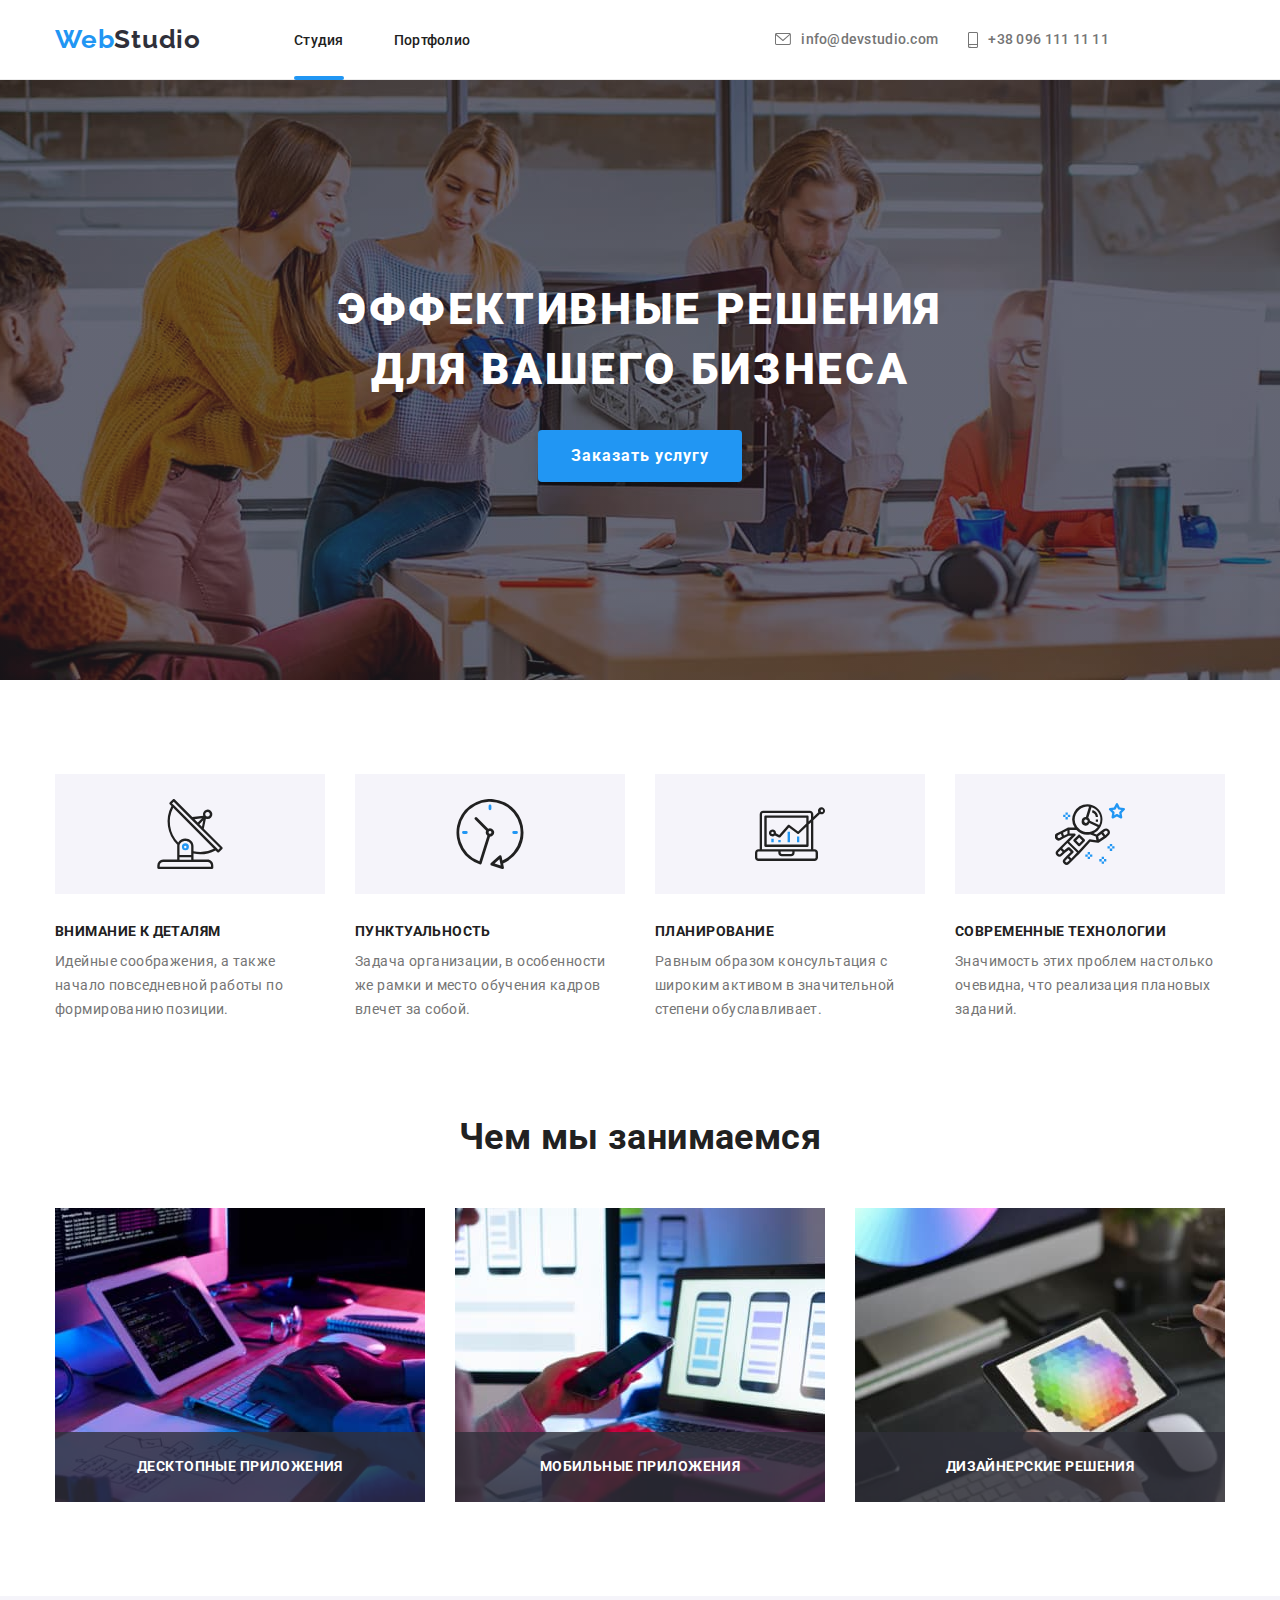
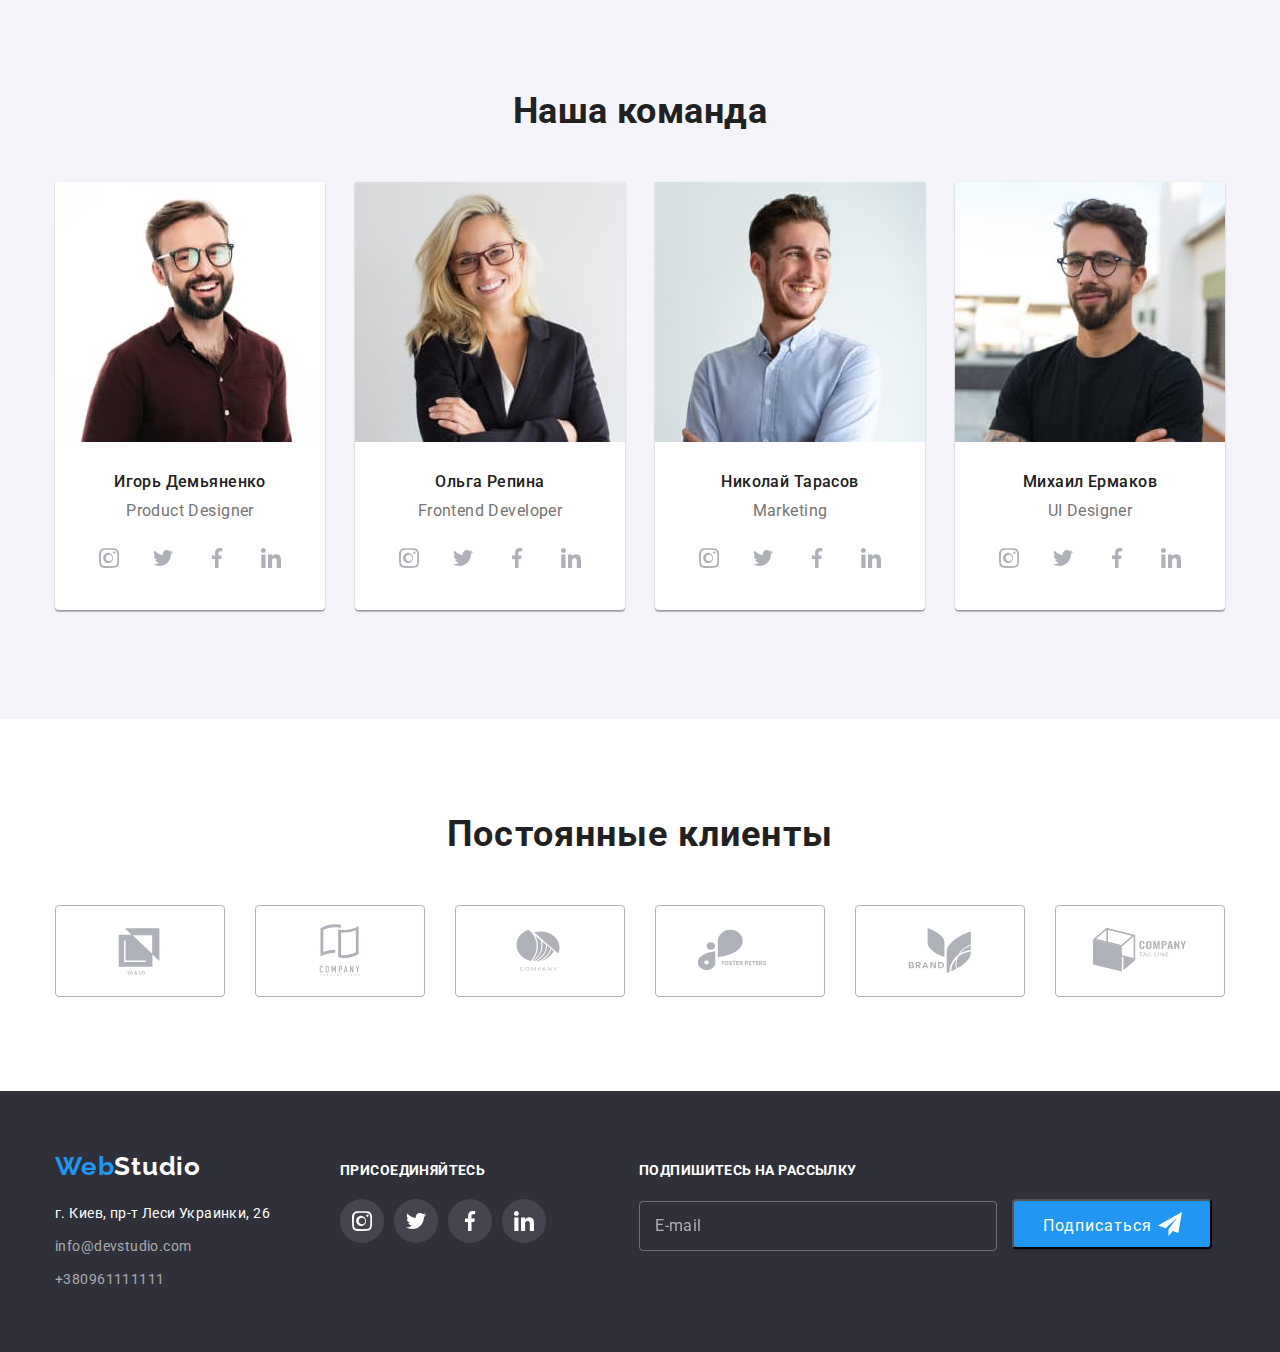
<file: index.html>
<!DOCTYPE html>
<html lang="ru">
  <head>
    <meta charset="UTF-8" />
    <meta http-equiv="X-UA-Compatible" content="IE=edge" />
    <meta name="viewport" content="width=device-width, initial-scale=1.0" />

    <title>Студия</title>
    <link rel="preconnect" href="https://fonts.googleapis.com" />
    <link rel="preconnect" href="https://fonts.gstatic.com" crossorigin />
    <link
      href="https://fonts.googleapis.com/css2?family=Raleway:wght@700&family=Roboto:wght@400;500;700;900&display=swap"
      rel="stylesheet"
    />
    <link
      rel="stylesheet"
      href="https://cdnjs.cloudflare.com/ajax/libs/modern-normalize/1.1.0/modern-normalize.min.css"
    />
    <link rel="stylesheet" href="./css/main.min.css" />

    <script defer src="./js/mobile-menu.js"></script>
  </head>
  <body>
    <header class="header">
      <div class="container__header">
        <nav class="main-navigation">
          <a class="logo logo__header" href="/"
            >Web<span class="logo__label">Studio</span>
          </a>
          <button
            class="menu-button is-open"
            aria-expanded="false"
            aria-controls="menu-container"
            data-menu-button
          >
            <svg
              class="menu-button__icon"
              width="40"
              height="40"
              aria-label="переключатель мобильного меню"
            >
              <use
                class="menu-button__icon-menu"
                href="./images/icons.svg#menu-open"
              ></use>
              <use
                class="menu-button__icon-cross"
                href="./images/icons.svg#menu-close"
              ></use>
            </svg>
          </button>
          <div class="menu-container" id="menu-container" data-menu>
            <ul class="main-navigation__list">
              <li class="main-navigation__item">
                <a
                  class="main-navigation__link main-navigation__link--current main-navigation__link--active"
                  href="./index.html"
                  >Студия</a
                >
              </li>
              <li class="main-navigation__item">
                <a class="main-navigation__link" href="./portfolio.html"
                  >Портфолио</a
                >
              </li>
            </ul>
            <ul class="main-contacts">
              <li class="main-contacts__item">
                <a
                  class="main-contacts__link main-contacts__link--inverce"
                  href="mailto:info@devstudio.com"
                >
                  <svg class="main-contacts__icon">
                    <use href="./images/icons.svg#icon-mail"></use></svg
                  >info@devstudio.com
                </a>
              </li>
              <li class="main-contacts__item">
                <a class="main-contacts__link" href="tel:+380961111111">
                  <svg
                    class="main-contacts__icon main-contacts__icon--alteration"
                  >
                    <use href="./images/icons.svg#icon-phone"></use></svg
                  >+38 096 111 11 11
                </a>
              </li>
            </ul>
            <ul class="mobile-socials">
              <li class="mobile-socials__item">
                <a
                  class="mobile-socials__link"
                  href="https://www.instagram.com"
                  target="_blank"
                  >Instagram</a
                >
              </li>
              <li class="mobile-socials__item">
                <a
                  class="mobile-socials__link"
                  href="https://twitter.com"
                  target="_blank"
                  >Twitter</a
                >
              </li>
              <li class="mobile-socials__item">
                <a
                  class="mobile-socials__link"
                  href="https://www.facebook.com"
                  target="_blank"
                  >Facebook</a
                >
              </li>
              <li class="mobile-socials__item">
                <a
                  class="mobile-socials__link"
                  href="https://www.linkedin.com"
                  target="_blank"
                  >LinkedIn</a
                >
              </li>
            </ul>
          </div>
        </nav>
      </div>
    </header>
    <main>
      <section class="banner banner__overlay">
        <div class="container banner__container">
          <h1 class="banner__tittle">Эффективные решения для вашего бизнеса</h1>
          <button class="banner__button" type="button" data-open-modal>
            Заказать услугу
          </button>
          <div class="backdrop is-hidden" data-backdrop>
            <div class="modal">
              <p class="modal__tittle">
                Оставьте свои данные, мы вам перезвоним
              </p>
              <button
                class="modal__close-button"
                type="button"
                data-close-modal
              >
                <svg class="modal__close-icon">
                  <use href="./images/icons.svg#close"></use>
                </svg>
              </button>
              <form class="form">
                <div class="form-main-field">
                  <div class="form__field">
                    <label
                      class="form__label form__label--direction-top"
                      for="name"
                      >Имя</label
                    >
                    <input
                      class="form__input"
                      type="text"
                      name="name"
                      id="name"
                    />
                    <span class="form__icon">
                      <svg class="form__icons" width="15" height="13">
                        <use href="./images/icons.svg#name"></use>
                      </svg>
                    </span>
                  </div>
                  <div class="form__field">
                    <label class="form__label" for="tel">Телефон</label>
                    <input
                      class="form__input"
                      type="tel"
                      name="telephone"
                      id="tel"
                    />
                    <span class="form__icon">
                      <svg class="form__icons" width="13" height="13">
                        <use href="./images/icons.svg#phone"></use>
                      </svg>
                    </span>
                  </div>
                  <div class="form__field">
                    <label class="form__label" for="mail">Почта</label>
                    <input
                      class="form__input"
                      type="email"
                      name="mail"
                      id="mail"
                    />
                    <span class="form__icon">
                      <svg class="form__icons" width="15" height="12">
                        <use href="./images/icons.svg#mail"></use>
                      </svg>
                    </span>
                  </div>
                  <div class="form__field">
                    <label class="form__label" for="coment">Комментарий</label>
                    <textarea
                      class="form__textarea"
                      name="coment"
                      id="coment"
                      rows="10"
                      placeholder="Введите текст"
                    ></textarea>
                  </div>
                  <div class="form__field">
                    <label class="form__label form__label-check" for="checkbox"
                      ><input
                        class="form__checkbox"
                        type="checkbox"
                        name="checkbox-treaty"
                        id="checkbox"
                      />
                      <span class="form__checkbox-icon"></span
                      ><span class="form__checkbox-text"
                        >Соглашаюсь с рассылкой и принимаю<a
                          class="form__check-link"
                          href="https://privacy.microsoft.com/uk-ua/privacystatement"
                          target="_blank"
                          >Условия&nbsp;договора</a
                        ></span
                      >
                    </label>
                  </div>
                  <button class="form__button" type="submit">Отправить</button>
                </div>
              </form>
            </div>
          </div>
        </div>
      </section>
      <section class="section features__section">
        <div class="container">
          <ul class="features">
            <li class="features__item">
              <div class="features__background">
                <svg class="features__icon">
                  <use href="./images/icons.svg#icon-antena"></use>
                </svg>
              </div>
              <h3 class="features__title">внимание к деталям</h3>
              <p class="features__text">
                Идейные соображения, а также начало повседневной работы по
                формированию позиции.
              </p>
            </li>
            <li class="features__item">
              <div class="features__background">
                <svg class="features__icon">
                  <use href="./images/icons.svg#icon-clock"></use>
                </svg>
              </div>
              <h3 class="features__title">пунктуальность</h3>
              <p class="features__text">
                Задача организации, в особенности же рамки и место обучения
                кадров влечет за собой.
              </p>
            </li>
            <li class="features__item">
              <div class="features__background">
                <svg class="features__icon">
                  <use href="./images/icons.svg#icon-comp"></use>
                </svg>
              </div>
              <h3 class="features__title">планирование</h3>
              <p class="features__text">
                Равным образом консультация с широким активом в значительной
                степени обуславливает.
              </p>
            </li>
            <li class="features__item">
              <div class="features__background">
                <svg class="features__icon">
                  <use class="cosmic" href="./images/icons.svg#icon-cosm"></use>
                </svg>
              </div>
              <h3 class="features__title">современные технологии</h3>
              <p class="features__text">
                Значимость этих проблем настолько очевидна, что реализация
                плановых заданий.
              </p>
            </li>
          </ul>
        </div>
      </section>
      <section class="section reviews">
        <div class="container">
          <h2 class="work__tittle">Чем мы занимаемся</h2>
          <ul class="work">
            <li class="work__item">
              <div class="work__thumb">
                <img
                  srcset="
                    ./images/work/1-370.jpg 370w,
                    ./images/work/1-740.jpg 740w
                  "
                  src="./images/work/1-370.jpg"
                  alt="Десктопные приложения"
                  sizes="(min-width:1200px) 370px, 100vw"
                />
                <div class="work__text-area">
                  <h3 class="work__text">Десктопные приложения</h3>
                </div>
              </div>
            </li>
            <li class="work__item">
              <div class="work__thumb">
                <img
                  srcset="
                    ./images/work/2-370.jpg 370w,
                    ./images/work/2-740.jpg 740w
                  "
                  src="./images/work/2-370.jpg"
                  alt="Мобильные приложения"
                  sizes="(min-width:1200px) 370px, 100vw"
                />
                <div class="work__text-area">
                  <h3 class="work__text">Мобильные приложения</h3>
                </div>
              </div>
            </li>
            <li class="work__item">
              <div class="work__thumb">
                <img
                  srcset="
                    ./images/work/3-370.jpg 370w,
                    ./images/work/3-740.jpg 740w
                  "
                  src="./images/work/3-370.jpg"
                  alt="Дизайнерские решения"
                  sizes="(min-width:1200px) 370px, 100vw"
                />
                <div class="work__text-area">
                  <h3 class="work__text">Дизайнерские решения</h3>
                </div>
              </div>
            </li>
          </ul>
        </div>
      </section>
      <section class="section team__section">
        <div class="container container__team">
          <h2 class="section__title">Наша команда</h2>
          <ul class="team">
            <li class="team__item">
              <img
                class="team__thumb"
                srcset="
                  ./images/team/T1/1-270.jpg 270w,
                  ./images/team/T1/1-354.jpg 354w,
                  ./images/team/T1/1-450.jpg 450w,
                  ./images/team/T1/1-540.jpg 540w,
                  ./images/team/T1/1-708.jpg 708w,
                  ./images/team/T1/1-900.jpg 900w
                "
                src="./images/team/T1/1-270.jpg"
                alt="Игорь Демьяненко"
                sizes="(min-width:1200px) 270px, (min-width:768px) 354px,(min-width:480px) 450px, 100vw"
              />
              <div class="team__meta">
                <h3 class="team__name">Игорь Демьяненко</h3>
                <p class="team__text" lang="en">Product Designer</p>
              </div>
              <ul class="social">
                <li class="social__item">
                  <a
                    class="social__link"
                    href="https://www.instagram.com"
                    target="_blank"
                  >
                    <svg class="social__icon">
                      <use href="./images/icons.svg#icon-instagram"></use>
                    </svg>
                  </a>
                </li>
                <li class="social__item">
                  <a
                    class="social__link"
                    href="https://twitter.com"
                    target="_blank"
                  >
                    <svg class="social__icon">
                      <use href="./images/icons.svg#icon-twitter"></use>
                    </svg>
                  </a>
                </li>
                <li class="social__item">
                  <a
                    class="social__link"
                    href="https://www.facebook.com"
                    target="_blank"
                  >
                    <svg class="social__icon">
                      <use href="./images/icons.svg#icon-facebook"></use>
                    </svg>
                  </a>
                </li>
                <li class="social__item">
                  <a
                    class="social__link"
                    href="https://www.linkedin.com"
                    target="_blank"
                  >
                    <svg class="social__icon">
                      <use href="./images/icons.svg#icon-linkedin"></use>
                    </svg>
                  </a>
                </li>
              </ul>
            </li>
            <li class="team__item">
              <img
                class="team__thumb"
                srcset="
                  ./images/team/T2/2-270.jpg 270w,
                  ./images/team/T2/2-354.jpg 354w,
                  ./images/team/T2/2-450.jpg 450w,
                  ./images/team/T2/2-540.jpg 540w,
                  ./images/team/T2/2-708.jpg 708w,
                  ./images/team/T2/2-900.jpg 900w
                "
                src="./images/team/T2/2-270.jpg"
                alt="Ольга Репина"
                sizes="(min-width:1200px) 270px, (min-width:768px) 354px,(min-width:480px) 450px, 100vw"
              />
              <div class="team__meta">
                <h3 class="team__name">Ольга Репина</h3>
                <p class="team__text" lang="en">Frontend Developer</p>
              </div>
              <ul class="social">
                <li class="social__item">
                  <a
                    class="social__link"
                    href="https://www.instagram.com"
                    target="_blank"
                  >
                    <svg class="social__icon">
                      <use href="./images/icons.svg#icon-instagram"></use>
                    </svg>
                  </a>
                </li>
                <li class="social__item">
                  <a
                    class="social__link"
                    href="https://twitter.com"
                    target="_blank"
                  >
                    <svg class="social__icon">
                      <use href="./images/icons.svg#icon-twitter"></use>
                    </svg>
                  </a>
                </li>
                <li class="social__item">
                  <a
                    class="social__link"
                    href="https://www.facebook.com"
                    target="_blank"
                  >
                    <svg class="social__icon">
                      <use href="./images/icons.svg#icon-facebook"></use>
                    </svg>
                  </a>
                </li>
                <li class="social__item">
                  <a
                    class="social__link"
                    href="https://www.linkedin.com"
                    target="_blank"
                  >
                    <svg class="social__icon">
                      <use href="./images/icons.svg#icon-linkedin"></use>
                    </svg>
                  </a>
                </li>
              </ul>
            </li>
            <li class="team__item">
              <img
                class="team__thumb"
                srcset="
                  ./images/team/T3/3-270.jpg 270w,
                  ./images/team/T3/3-354.jpg 354w,
                  ./images/team/T3/3-450.jpg 450w,
                  ./images/team/T3/3-540.jpg 540w,
                  ./images/team/T3/3-708.jpg 708w,
                  ./images/team/T3/3-900.jpg 900w
                "
                src="./images/team/T3/3-270.jpg"
                alt="Николай Тарасов"
                sizes="(min-width:1200px) 270px, (min-width:768px) 354px,(min-width:480px) 450px, 100vw"
              />
              <div class="team__meta">
                <h3 class="team__name">Николай Тарасов</h3>
                <p class="team__text" lang="en">Marketing</p>
              </div>
              <ul class="social">
                <li class="social__item">
                  <a
                    class="social__link"
                    href="https://www.instagram.com"
                    target="_blank"
                  >
                    <svg class="social__icon">
                      <use href="./images/icons.svg#icon-instagram"></use>
                    </svg>
                  </a>
                </li>
                <li class="social__item">
                  <a
                    class="social__link"
                    href="https://twitter.com"
                    target="_blank"
                  >
                    <svg class="social__icon">
                      <use href="./images/icons.svg#icon-twitter"></use>
                    </svg>
                  </a>
                </li>
                <li class="social__item">
                  <a
                    class="social__link"
                    href="https://www.facebook.com"
                    target="_blank"
                  >
                    <svg class="social__icon">
                      <use href="./images/icons.svg#icon-facebook"></use>
                    </svg>
                  </a>
                </li>
                <li class="social__item">
                  <a
                    class="social__link"
                    href="https://www.linkedin.com"
                    target="_blank"
                  >
                    <svg class="social__icon">
                      <use href="./images/icons.svg#icon-linkedin"></use>
                    </svg>
                  </a>
                </li>
              </ul>
            </li>
            <li class="team__item">
              <img
                class="team__thumb"
                srcset="
                  ./images/team/T4/4-270.jpg 270w,
                  ./images/team/T4/4-354.jpg 354w,
                  ./images/team/T4/4-450.jpg 450w,
                  ./images/team/T4/4-540.jpg 540w,
                  ./images/team/T4/4-708.jpg 708w,
                  ./images/team/T4/4-900.jpg 900w
                "
                src="./images/team/T4/4-270.jpg"
                alt="Михаил Ермаков"
                sizes="(min-width:1200px) 270px, (min-width:768px) 354px,(min-width:480px) 450px, 100vw"
              />
              <div class="team__meta">
                <h3 class="team__name">Михаил Ермаков</h3>
                <p class="team__text" lang="en">UI Designer</p>
              </div>
              <ul class="social">
                <li class="social__item">
                  <a
                    class="social__link"
                    href="https://www.instagram.com"
                    target="_blank"
                  >
                    <svg class="social__icon">
                      <use href="./images/icons.svg#icon-instagram"></use>
                    </svg>
                  </a>
                </li>
                <li class="social__item">
                  <a
                    class="social__link"
                    href="https://twitter.com"
                    target="_blank"
                  >
                    <svg class="social__icon">
                      <use href="./images/icons.svg#icon-twitter"></use>
                    </svg>
                  </a>
                </li>
                <li class="social__item">
                  <a
                    class="social__link"
                    href="https://www.facebook.com"
                    target="_blank"
                  >
                    <svg class="social__icon">
                      <use href="./images/icons.svg#icon-facebook"></use>
                    </svg>
                  </a>
                </li>
                <li class="social__item">
                  <a
                    class="social__link"
                    href="https://www.linkedin.com"
                    target="_blank"
                  >
                    <svg class="social__icon">
                      <use href="./images/icons.svg#icon-linkedin"></use>
                    </svg>
                  </a>
                </li>
              </ul>
            </li>
          </ul>
        </div>
      </section>
      <section class="section">
        <div class="container">
          <h2 class="section__title clients__title">Постоянные клиенты</h2>
          <ul class="clients">
            <li class="clients__item">
              <a href="#" class="clients__link">
                <svg class="clients__icon">
                  <use href="./images/icons.svg#icon-yaco"></use>
                </svg>
              </a>
            </li>
            <li class="clients__item">
              <a href="#" class="clients__link">
                <svg class="clients__icon">
                  <use href="./images/icons.svg#icon-company"></use>
                </svg>
              </a>
            </li>
            <li class="clients__item">
              <a href="#" class="clients__link">
                <svg class="clients__icon">
                  <use href="./images/icons.svg#icon-company_two"></use>
                </svg>
              </a>
            </li>
            <li class="clients__item">
              <a href="#" class="clients__link">
                <svg class="clients__icon">
                  <use href="./images/icons.svg#icon-foster"></use>
                </svg>
              </a>
            </li>
            <li class="clients__item">
              <a href="#" class="clients__link">
                <svg class="clients__icon">
                  <use href="./images/icons.svg#icon-brand"></use>
                </svg>
              </a>
            </li>
            <li class="clients__item">
              <a href="#" class="clients__link">
                <svg class="clients__icon">
                  <use href="./images/icons.svg#icon-tag-line"></use>
                </svg>
              </a>
            </li>
          </ul>
        </div>
      </section>
    </main>
    <footer class="footer">
      <div class="container page-footer__container">
        <div class="footer-column-address">
          <a class="logo logo__footer" href="/"
            >Web<span class="logo__label logo__label--inverse">Studio</span></a
          >
          <address>
            <ul class="address">
              <li class="address__list">
                <a
                  class="address__link address__link--inverse"
                  href="https://www.google.com/maps/place/%D0%B1%D1%83%D0%BB.+%D0%9B%D0%B5%D1%81%D0%B8+%D0%A3%D0%BA%D1%80%D0%B0%D0%B8%D0%BD%D0%BA%D0%B8,+26,+%D0%9A%D0%B8%D0%B5%D0%B2,+02000/@50.4265841,30.5361971,17z/data=!3m1!4b1!4m5!3m4!1s0x40d4cf0e033ecbe9:0x57a4dffefec77da0!8m2!3d50.4265807!4d30.5383858"
                  target="_blank"
                  rel="noopener noreferrer"
                  >г. Киев, пр-т Леси Украинки, 26
                </a>
              </li>
              <li class="address__list">
                <a class="address__link" href="mailto:info@devstudio.com"
                  >info@devstudio.com</a
                >
              </li>
              <li class="address__list">
                <a class="address__link" href="tel:+380961111111"
                  >+380961111111</a
                >
              </li>
            </ul>
          </address>
        </div>
        <div class="footer-column-social">
          <h2 class="footer-social__tittle">Присоединяйтесь</h2>
          <ul class="footer-social">
            <li class="footer-social__item">
              <a
                class="footer-social__link"
                href="https://www.instagram.com"
                target="_blank"
              >
                <svg class="footer-social__icon">
                  <use href="./images/icons.svg#icon-instagram"></use>
                </svg>
              </a>
            </li>
            <li class="footer-social__item">
              <a
                class="footer-social__link"
                href="https://twitter.com"
                target="_blank"
              >
                <svg class="footer-social__icon">
                  <use href="./images/icons.svg#icon-twitter"></use>
                </svg>
              </a>
            </li>
            <li class="footer-social__item">
              <a
                class="footer-social__link"
                href="https://www.facebook.com"
                target="_blank"
              >
                <svg class="footer-social__icon">
                  <use href="./images/icons.svg#icon-facebook"></use>
                </svg>
              </a>
            </li>
            <li class="footer-social__item">
              <a
                class="footer-social__link"
                href="https://www.linkedin.com"
                target="_blank"
              >
                <svg class="footer-social__icon">
                  <use href="./images/icons.svg#icon-linkedin"></use>
                </svg>
              </a>
            </li>
          </ul>
        </div>
        <div class="footer-column-form">
          <form class="subscribe">
            <h2 class="subscribe__tittle">Подпишитесь на рассылку</h2>
            <div class="subscribe__flex">
              <input
                type="email"
                class="subscribe__input"
                name="email"
                placeholder="E-mail"
              />
              <button type="submit" class="subscribe__button">
                Подписаться
                <svg class="subscribe__icon">
                  <use href="./images/icons.svg#send"></use>
                </svg>
              </button>
            </div>
          </form>
        </div>
      </div>
    </footer>

    <script type="module">
      const refs = {
        openModalBtn: document.querySelector("[data-open-modal]"),
        closeModalBtn: document.querySelector("[data-close-modal]"),
        backdrop: document.querySelector("[data-backdrop]"),
      };

      refs.openModalBtn.addEventListener("click", toggleModal);
      refs.closeModalBtn.addEventListener("click", toggleModal);

      refs.backdrop.addEventListener("click", logBackdropClick);

      function toggleModal() {
        document.body.classList.toggle("modal-open");
        refs.backdrop.classList.toggle("is-hidden");
      }

      function logBackdropClick() {
        console.log("Это клик в бедроп");
      }
    </script>
    <script type="module">
      (() => {
        const menuBtnRef = document.querySelector("[data-menu-button]");
        const mobileMenuRef = document.querySelector("[data-menu]");

        menuBtnRef.addEventListener("click", () => {
          const expanded =
            menuBtnRef.getAttribute("aria-expanded") === "true" || false;
          menuBtnRef.classList.toggle("is-active");
          menuBtnRef.setAttribute("aria-expanded", !expanded);
          mobileMenuRef.classList.toggle("is-open");
        });
      })();
    </script>
  </body>
</html>
</file>
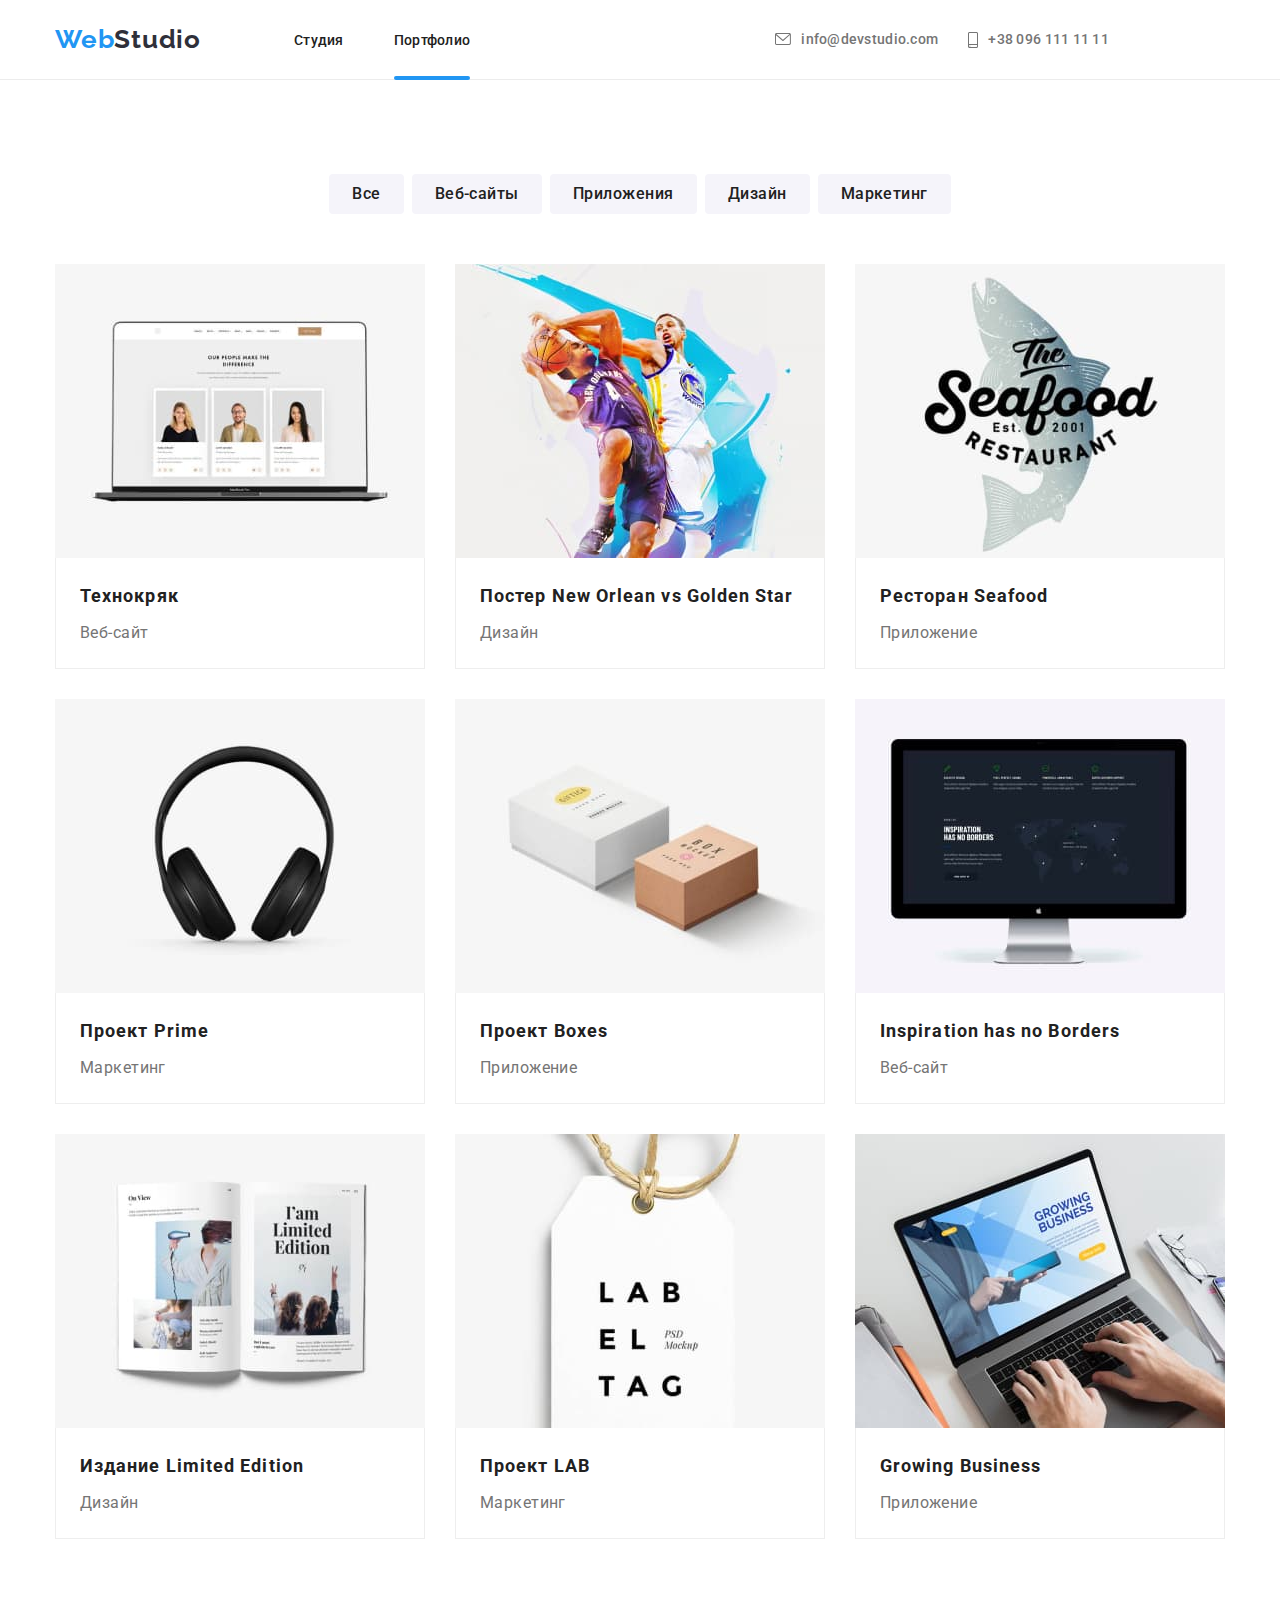
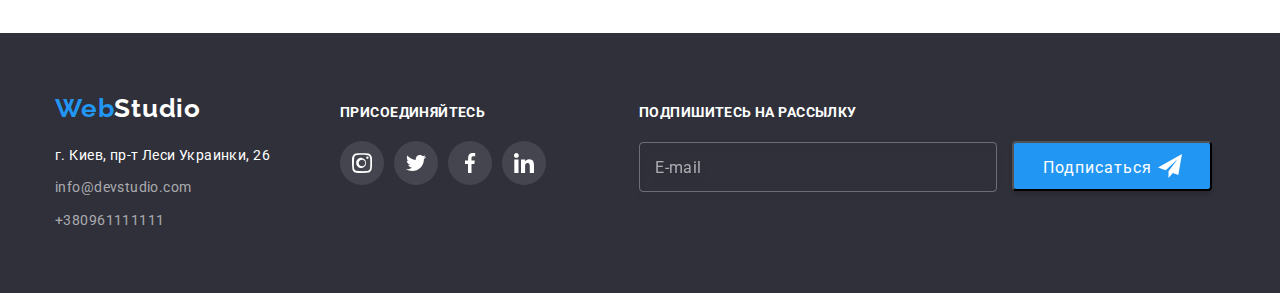
<file: portfolio.html>
<!DOCTYPE html>
<html lang="ru">
  <head>
    <meta charset="UTF-8" />
    <meta http-equiv="X-UA-Compatible" content="IE=edge" />
    <meta name="viewport" content="width=device-width, initial-scale=1.0" />

    <title>Портфолио</title>
    <link rel="preconnect" href="https://fonts.googleapis.com" />
    <link rel="preconnect" href="https://fonts.gstatic.com" crossorigin />
    <link
      href="https://fonts.googleapis.com/css2?family=Raleway:wght@700&family=Roboto:wght@400;500;700;900&display=swap"
      rel="stylesheet"
    />
    <link
      rel="stylesheet"
      href="https://cdnjs.cloudflare.com/ajax/libs/modern-normalize/1.1.0/modern-normalize.min.css"
    />
    <link rel="stylesheet" href="./css/main.min.css" />
  </head>
  <body>
    <header class="header">
      <div class="container__header">
        <nav class="main-navigation">
          <a class="logo logo__header" href="/"
            >Web<span class="logo__label">Studio</span>
          </a>
          <button
            class="menu-button is-open"
            aria-expanded="false"
            aria-controls="menu-container"
            data-menu-button
          >
            <svg
              class="menu-button__icon"
              width="40"
              height="40"
              aria-label="переключатель мобильного меню"
            >
              <use
                class="menu-button__icon-menu"
                href="./images/icons.svg#menu-open"
              ></use>
              <use
                class="menu-button__icon-cross"
                href="./images/icons.svg#menu-close"
              ></use>
            </svg>
          </button>
          <div class="menu-container" id="menu-container" data-menu>
            <ul class="main-navigation__list">
              <li class="main-navigation__item">
                <a class="main-navigation__link" href="./index.html">Студия</a>
              </li>
              <li class="main-navigation__item">
                <a
                  class="main-navigation__link main-navigation__link--current main-navigation__link--active"
                  href="./portfolio.html"
                  >Портфолио</a
                >
              </li>
            </ul>
            <ul class="main-contacts">
              <li class="main-contacts__item">
                <a
                  class="main-contacts__link main-contacts__link--inverce"
                  href="mailto:info@devstudio.com"
                >
                  <svg class="main-contacts__icon">
                    <use href="./images/icons.svg#icon-mail"></use></svg
                  >info@devstudio.com
                </a>
              </li>
              <li class="main-contacts__item">
                <a class="main-contacts__link" href="tel:+380961111111">
                  <svg
                    class="main-contacts__icon main-contacts__icon--alteration"
                  >
                    <use href="./images/icons.svg#icon-phone"></use></svg
                  >+38 096 111 11 11
                </a>
              </li>
            </ul>
            <ul class="mobile-socials">
              <li class="mobile-socials__item">
                <a
                  class="mobile-socials__link"
                  href="https://www.instagram.com"
                  target="_blank"
                  >Instagram</a
                >
              </li>
              <li class="mobile-socials__item">
                <a
                  class="mobile-socials__link"
                  href="https://twitter.com"
                  target="_blank"
                  >Twitter</a
                >
              </li>
              <li class="mobile-socials__item">
                <a
                  class="mobile-socials__link"
                  href="https://www.facebook.com"
                  target="_blank"
                  >Facebook</a
                >
              </li>
              <li class="mobile-socials__item">
                <a
                  class="mobile-socials__link"
                  href="https://www.linkedin.com"
                  target="_blank"
                  >LinkedIn</a
                >
              </li>
            </ul>
          </div>
        </nav>
      </div>
    </header>
    <main>
      <section class="section">
        <h1 class="section__title section__title--hidden">Портфолио</h1>
        <div class="container">
          <ul class="menu">
            <li class="menu__item">
              <button class="menu__button" type="button">Все</button>
            </li>
            <li class="menu__item">
              <button class="menu__button" type="button">Веб-сайты</button>
            </li>
            <li class="menu__item">
              <button class="menu__button" type="button">Приложения</button>
            </li>
            <li class="menu__item">
              <button class="menu__button" type="button">Дизайн</button>
            </li>
            <li class="menu__item">
              <button class="menu__button" type="button">Маркетинг</button>
            </li>
          </ul>
          <ul class="content">
            <li class="content__item">
              <a class="content__link" href="">
                <div class="content__thumb">
                  <img
                    class="content__image"
                    srcset="
                      ./images/content/1/1-354.jpg 354w,
                      ./images/content/1/1-370.jpg 370w,
                      ./images/content/1/1-450.jpg 450w,
                      ./images/content/1/1-708.jpg 708w,
                      ./images/content/1/1-740.jpg 740w,
                      ./images/content/1/1-900.jpg 900w
                    "
                    src="./images/content/1/1-354.jpg"
                    alt="Технокряк"
                    sizes="(min-width:1200px) 370px, (min-width:768px) 354px,(min-width:480px) 450px, 100vw"
                  />
                  <div class="content__popup">
                    <p class="content__label">
                      Ресурс предлагает комплексные предложения с разным уровнем
                      функционала и сервисов. Все это позволит посетителю
                      получить исчерпывающие сведения о компании или частном
                      лице.
                    </p>
                  </div>
                </div>
                <div class="content__meta">
                  <h2 class="content__name">Технокряк</h2>
                  <p class="content__text">Веб-сайт</p>
                </div>
              </a>
            </li>
            <li class="content__item">
              <a class="content__link" href="">
                <div class="content__thumb">
                  <img
                    class="content__image"
                    srcset="
                      ./images/content/2/2-354.jpg 354w,
                      ./images/content/2/2-370.jpg 370w,
                      ./images/content/2/2-450.jpg 450w,
                      ./images/content/2/2-708.jpg 708w,
                      ./images/content/2/2-740.jpg 740w,
                      ./images/content/2/2-900.jpg 900w
                    "
                    src="./images/content/2/2-354.jpg"
                    alt="Постер New Orlean vs Golden Star"
                    sizes="(min-width:1200px) 370px, (min-width:768px) 354px,(min-width:480px) 450px, 100vw"
                  />
                  <div class="content__popup">
                    <p class="content__label">
                      Ресурс предлагает комплексные предложения с разным уровнем
                      функционала и сервисов. Все это позволит посетителю
                      получить исчерпывающие сведения о компании или частном
                      лице.
                    </p>
                  </div>
                </div>
                <div class="content__meta">
                  <h2 class="content__name">
                    Постер New Orlean vs Golden Star
                  </h2>
                  <p class="content__text">Дизайн</p>
                </div>
              </a>
            </li>
            <li class="content__item">
              <a class="content__link" href="">
                <div class="content__thumb">
                  <img
                    class="content__image"
                    srcset="
                      ./images/content/3/3-354.jpg 354w,
                      ./images/content/3/3-370.jpg 370w,
                      ./images/content/3/3-450.jpg 450w,
                      ./images/content/3/3-708.jpg 708w,
                      ./images/content/3/3-740.jpg 740w,
                      ./images/content/3/3-900.jpg 900w
                    "
                    src="./images/content/3/3-354.jpg"
                    alt="Ресторан Seafood"
                    sizes="(min-width:1200px) 370px, (min-width:768px) 354px,(min-width:480px) 450px, 100vw"
                  />
                  <div class="content__popup">
                    <p class="content__label">
                      Ресурс предлагает комплексные предложения с разным уровнем
                      функционала и сервисов. Все это позволит посетителю
                      получить исчерпывающие сведения о компании или частном
                      лице.
                    </p>
                  </div>
                </div>
                <div class="content__meta">
                  <h2 class="content__name">Ресторан Seafood</h2>
                  <p class="content__text">Приложение</p>
                </div>
              </a>
            </li>
            <li class="content__item">
              <a class="content__link" href="">
                <div class="content__thumb">
                  <img
                    class="content__image"
                    srcset="
                      ./images/content/4/4-354.jpg 354w,
                      ./images/content/4/4-370.jpg 370w,
                      ./images/content/4/4-450.jpg 450w,
                      ./images/content/4/4-708.jpg 708w,
                      ./images/content/4/4-740.jpg 740w,
                      ./images/content/4/4-900.jpg 900w
                    "
                    src="./images/content/4/4-354.jpg"
                    alt="Проект Prime"
                    sizes="(min-width:1200px) 370px, (min-width:768px) 354px,(min-width:480px) 450px, 100vw"
                  />
                  <div class="content__popup">
                    <p class="content__label">
                      Ресурс предлагает комплексные предложения с разным уровнем
                      функционала и сервисов. Все это позволит посетителю
                      получить исчерпывающие сведения о компании или частном
                      лице.
                    </p>
                  </div>
                </div>
                <div class="content__meta">
                  <h2 class="content__name">Проект Prime</h2>
                  <p class="content__text">Маркетинг</p>
                </div>
              </a>
            </li>
            <li class="content__item">
              <a class="content__link" href="">
                <div class="content__thumb">
                  <img
                    class="content__image"
                    srcset="
                      ./images/content/5/5-354.jpg 354w,
                      ./images/content/5/5-370.jpg 370w,
                      ./images/content/5/5-450.jpg 450w,
                      ./images/content/5/5-708.jpg 708w,
                      ./images/content/5/5-740.jpg 740w,
                      ./images/content/5/5-900.jpg 900w
                    "
                    src="./images/content/5/5-354.jpg"
                    alt="Проект Boxes"
                    sizes="(min-width:1200px) 370px, (min-width:768px) 354px,(min-width:480px) 450px, 100vw"
                  />
                  <div class="content__popup">
                    <p class="content__label">
                      Ресурс предлагает комплексные предложения с разным уровнем
                      функционала и сервисов. Все это позволит посетителю
                      получить исчерпывающие сведения о компании или частном
                      лице.
                    </p>
                  </div>
                </div>
                <div class="content__meta">
                  <h2 class="content__name">Проект Boxes</h2>
                  <p class="content__text">Приложение</p>
                </div>
              </a>
            </li>
            <li class="content__item">
              <a class="content__link" href="">
                <div class="content__thumb">
                  <img
                    class="content__image"
                    srcset="
                      ./images/content/6/6-354.jpg 354w,
                      ./images/content/6/6-370.jpg 370w,
                      ./images/content/6/6-450.jpg 450w,
                      ./images/content/6/6-708.jpg 708w,
                      ./images/content/6/6-740.jpg 740w,
                      ./images/content/6/6-900.jpg 900w
                    "
                    src="./images/content/6/6-354.jpg"
                    alt="Inspiration has no Borders"
                    sizes="(min-width:1200px) 370px, (min-width:768px) 354px,(min-width:480px) 450px, 100vw"
                  />
                  <div class="content__popup">
                    <p class="content__label">
                      Ресурс предлагает комплексные предложения с разным уровнем
                      функционала и сервисов. Все это позволит посетителю
                      получить исчерпывающие сведения о компании или частном
                      лице.
                    </p>
                  </div>
                </div>
                <div class="content__meta">
                  <h2 class="content__name">Inspiration has no Borders</h2>
                  <p class="content__text">Веб-сайт</p>
                </div>
              </a>
            </li>
            <li class="content__item">
              <a class="content__link" href="">
                <div class="content__thumb">
                  <img
                    class="content__image"
                    srcset="
                      ./images/content/7/7-354.jpg 354w,
                      ./images/content/7/7-370.jpg 370w,
                      ./images/content/7/7-450.jpg 450w,
                      ./images/content/7/7-708.jpg 708w,
                      ./images/content/7/7-740.jpg 740w,
                      ./images/content/7/7-900.jpg 900w
                    "
                    src="./images/content/7/7-354.jpg"
                    alt="Издание Limited Edition"
                    sizes="(min-width:1200px) 370px, (min-width:768px) 354px,(min-width:480px) 450px, 100vw"
                  />
                  <div class="content__popup">
                    <p class="content__label">
                      Ресурс предлагает комплексные предложения с разным уровнем
                      функционала и сервисов. Все это позволит посетителю
                      получить исчерпывающие сведения о компании или частном
                      лице.
                    </p>
                  </div>
                </div>
                <div class="content__meta">
                  <h2 class="content__name">Издание Limited Edition</h2>
                  <p class="content__text">Дизайн</p>
                </div>
              </a>
            </li>
            <li class="content__item">
              <a class="content__link" href="">
                <div class="content__thumb">
                  <img
                    class="content__image"
                    srcset="
                      ./images/content/8/8-354.jpg 354w,
                      ./images/content/8/8-370.jpg 370w,
                      ./images/content/8/8-450.jpg 450w,
                      ./images/content/8/8-708.jpg 708w,
                      ./images/content/8/8-740.jpg 740w,
                      ./images/content/8/8-900.jpg 900w
                    "
                    src="./images/content/8/8-354.jpg"
                    alt="Проект LAB"
                    sizes="(min-width:1200px) 370px, (min-width:768px) 354px,(min-width:480px) 450px, 100vw"
                  />
                  <div class="content__popup">
                    <p class="content__label">
                      Ресурс предлагает комплексные предложения с разным уровнем
                      функционала и сервисов. Все это позволит посетителю
                      получить исчерпывающие сведения о компании или частном
                      лице.
                    </p>
                  </div>
                </div>
                <div class="content__meta">
                  <h2 class="content__name">Проект LAB</h2>
                  <p class="content__text">Маркетинг</p>
                </div>
              </a>
            </li>
            <li class="content__item">
              <a class="content__link" href="">
                <div class="content__thumb">
                  <img
                    class="content__image"
                    srcset="
                      ./images/content/9/9-354.jpg 354w,
                      ./images/content/9/9-370.jpg 370w,
                      ./images/content/9/9-450.jpg 450w,
                      ./images/content/9/9-708.jpg 708w,
                      ./images/content/9/9-740.jpg 740w,
                      ./images/content/9/9-900.jpg 900w
                    "
                    src="./images/content/9/9-354.jpg"
                    alt="Growing Business"
                    sizes="(min-width:1200px) 370px, (min-width:768px) 354px,(min-width:480px) 450px, 100vw"
                  />
                  <div class="content__popup">
                    <p class="content__label">
                      Ресурс предлагает комплексные предложения с разным уровнем
                      функционала и сервисов. Все это позволит посетителю
                      получить исчерпывающие сведения о компании или частном
                      лице.
                    </p>
                  </div>
                </div>
                <div class="content__meta">
                  <h2 class="content__name">Growing Business</h2>
                  <p class="content__text">Приложение</p>
                </div>
              </a>
            </li>
          </ul>
        </div>
      </section>
    </main>
    <footer class="footer">
      <div class="container page-footer__container">
        <div class="footer-column-address">
          <a class="logo logo__footer" href="/"
            >Web<span class="logo__label logo__label--inverse">Studio</span></a
          >
          <address>
            <ul class="address">
              <li class="address__list">
                <a
                  class="address__link address__link--inverse"
                  href="https://www.google.com/maps/place/%D0%B1%D1%83%D0%BB.+%D0%9B%D0%B5%D1%81%D0%B8+%D0%A3%D0%BA%D1%80%D0%B0%D0%B8%D0%BD%D0%BA%D0%B8,+26,+%D0%9A%D0%B8%D0%B5%D0%B2,+02000/@50.4265841,30.5361971,17z/data=!3m1!4b1!4m5!3m4!1s0x40d4cf0e033ecbe9:0x57a4dffefec77da0!8m2!3d50.4265807!4d30.5383858"
                  target="_blank"
                  rel="noopener noreferrer"
                  >г. Киев, пр-т Леси Украинки, 26
                </a>
              </li>
              <li class="address__list">
                <a class="address__link" href="mailto:info@devstudio.com"
                  >info@devstudio.com</a
                >
              </li>
              <li class="address__list">
                <a class="address__link" href="tel:+380961111111"
                  >+380961111111</a
                >
              </li>
            </ul>
          </address>
        </div>
        <div class="footer-column-social">
          <h2 class="footer-social__tittle">Присоединяйтесь</h2>
          <ul class="footer-social">
            <li class="footer-social__item">
              <a
                class="footer-social__link"
                href="https://www.instagram.com"
                target="_blank"
              >
                <svg class="footer-social__icon">
                  <use href="./images/icons.svg#icon-instagram"></use>
                </svg>
              </a>
            </li>
            <li class="footer-social__item">
              <a
                class="footer-social__link"
                href="https://twitter.com"
                target="_blank"
              >
                <svg class="footer-social__icon">
                  <use href="./images/icons.svg#icon-twitter"></use>
                </svg>
              </a>
            </li>
            <li class="footer-social__item">
              <a
                class="footer-social__link"
                href="https://www.facebook.com"
                target="_blank"
              >
                <svg class="footer-social__icon">
                  <use href="./images/icons.svg#icon-facebook"></use>
                </svg>
              </a>
            </li>
            <li class="footer-social__item">
              <a
                class="footer-social__link"
                href="https://www.linkedin.com"
                target="_blank"
              >
                <svg class="footer-social__icon">
                  <use href="./images/icons.svg#icon-linkedin"></use>
                </svg>
              </a>
            </li>
          </ul>
        </div>
        <div class="footer-column-form">
          <form class="subscribe">
            <h2 class="subscribe__tittle">Подпишитесь на рассылку</h2>
            <div class="subscribe__flex">
              <input
                type="email"
                class="subscribe__input"
                name="email"
                placeholder="E-mail"
              />
              <button type="submit" class="subscribe__button">
                Подписаться
                <svg class="subscribe__icon">
                  <use href="./images/icons.svg#send"></use>
                </svg>
              </button>
            </div>
          </form>
        </div>
      </div>
    </footer>
  </body>
</html>
</file>
<file: css/main.min.css>
:root{--main-font: Roboto, sans-serif;--secondary-font: Raleway, sans-serif;--main-font-sz: 14px;--secondary-font-sz: 16px;--primary-font-sz: 36px;--fourth-font-sz: 18px;--main-font-weight: 500;--secondary-font-weight: 700;--primary-font-weight: 400;--main-leter-spacing: 0.03em;--secondary-leter-spacing: 0.02em;--primary-leter-spacing: 0.06em;--main-txt-clr: #212121;--secondary-txt-clr: #757575;--primary-txt-clr: #2196f3;--color-rdba: rgba(255, 255, 255, 0.6);--fill-color: #afb1b8;--main-line-hght: 1.14;--secondary-line-hght: 1.17;--primary-line-hght: 1.71;--fourth-line-hght: 1.19;--main-address__link: #ffffff;--secondary-address__link: #2f303a;--main-text-decor: none;--project-border-color: #EEEEEE;--transition: 250ms cubic-bezier(0.4, 0, 0.2, 1)}h1,h2,h3,p,ul,li{margin:0;padding:0}.features,.work,.team,.address,.menu__item,.content,.main-navigation__list,.main-contacts{list-style:none}body{font-family:var(--main-font);font-size:var(--main-font-sz);text-decoration:var(--main-text-decor);line-height:var(--main-line-hght);letter-spacing:var(--main-leter-spacing);font-weight:var(--main-font-weight);color:var(--main-txt-clr)}@media screen and (max-width: 767px){body{padding-top:60px}}body.modal-open{overflow:hidden}.work__tittle,.team-maintittle,.clients_tittle{font-size:var(--primary-font-sz);line-height:var(--secondary-line-hght);font-weight:var(--secondary-font-weight);text-align:center}img{display:block;max-width:100%;height:auto}.container{padding-left:15px;padding-right:15px;margin-left:auto;margin-right:auto}@media screen and (min-width: 480px){.container{width:480px}}@media screen and (min-width: 768px){.container{width:768px}}@media screen and (min-width: 1200px){.container{width:1200px}}@media screen and (max-width: 767px){.container__team{padding:0}}@media screen and (max-width: 767px){.container__header{margin:0;padding:0}}@media screen and (min-width: 768px){.container__header{padding-left:15px;padding-right:15px;margin-left:auto;margin-right:auto;width:768px}}@media screen and (min-width: 1200px){.container__header{width:1200px}}.section{padding-top:60px;padding-bottom:60px}@media screen and (min-width: 1200px){.section{padding-top:94px;padding-bottom:94px}}.section__title{text-align:center;font-weight:var(--secondary-font-weight)}@media screen and (max-width: 1199px){.section__title{font-size:28px;line-height:1.18;margin-bottom:30px}}@media screen and (min-width: 1200px){.section__title{font-size:var(--primary-font-sz);line-height:var(--secondary-line-hght);margin-bottom:50px}}.section__title--hidden{position:absolute;white-space:nowrap;width:1px;height:1px;overflow:hidden;border:0;padding:0;clip:rect(0 0 0 0);clip-path:inset(50%);margin:-1px}@media(max-width: 1199px){.reviews{display:none}}.logo{font-family:var(--secondary-font);font-weight:var(--secondary-font-weight);font-size:24px;line-height:1.17;letter-spacing:.03em;text-decoration:none;outline:none;color:var(--primary-txt-clr)}@media screen and (min-width: 1200px){.logo{font-size:26px;line-height:1.19}}.logo__footer{display:inline-block;margin-bottom:20px;outline:none}.logo__label{color:var(--secondary-address__link)}.logo__label--inverse{color:var(--main-address__link)}.logo__header{font-family:var(--secondary-font);font-weight:var(--secondary-font-weight);font-size:24px;line-height:1.17;letter-spacing:.03em;text-decoration:none;outline:none;color:var(--primary-txt-clr)}@media screen and (min-width: 1200px){.logo__header{font-size:26px;line-height:1.19}}.menu-button{display:inline-flex;justify-content:center;align-items:center;padding:0;border:none;top:10px;right:15px;background-color:rgba(0,0,0,0);fill:#212121;z-index:100}@media screen and (min-width: 768px){.menu-button{display:none}}.menu-button__icon:hover,.menu-button__icon:focus{fill:#2196f3}.menu-button__icon-menu{opacity:1}.menu-button__icon-cross{opacity:0}.menu-button.is-active .menu-button__icon-menu{opacity:0}.menu-button.is-active .menu-button__icon-cross{opacity:1}.menu-container{background-color:#fff;padding:48px 40px;z-index:99}.menu-container.is-open{display:block}@media screen and (max-width: 767px){.menu-container{display:none;position:absolute;top:0;left:0;width:100vw;height:100vh}}@media screen and (min-width: 768px){.menu-container{display:flex;height:79px;align-items:center;padding:0}}.mobile-socials{list-style:none;display:flex;margin-top:32px}@media screen and (max-width: 470px){.mobile-socials{flex-wrap:wrap;margin:-15px;justify-content:center}}@media screen and (max-width: 470px){.mobile-socials__item{padding-right:10px;width:calc((100% - 60px)/2);margin:0}}@media screen and (min-width: 471px){.mobile-socials__item{padding-right:10px}.mobile-socials__item:not(:last-child){border-right:1px solid rgba(33,33,33,.2)}.mobile-socials__item:nth-last-child(-n+3){margin-left:20px}}.mobile-socials__link{display:block;text-decoration:none;font-style:normal;font-weight:500;font-size:18px;line-height:1.22;letter-spacing:.02em;color:#2196f3}@media screen and (min-width: 768px){.mobile-socials{display:none}}.header{border-bottom:1px solid #ececec;height:60px}@media screen and (max-width: 767px){.header{position:fixed;top:0;left:0;width:100%;z-index:100;background-color:#fff}}@media screen and (min-width: 768px){.header{height:80px}}.header>.container{align-items:center}@media screen and (min-width: 768px){.header>.container{display:flex}}@media screen and (max-width: 767px){.main-navigation{position:relative;max-width:100%;display:flex;align-items:center;height:59px;justify-content:space-between;padding-left:15px;padding-right:15px}}@media screen and (min-width: 768px){.main-navigation{display:flex;align-items:center}}.main-navigation__list{letter-spacing:var(--secondary-leter-spacing);margin-top:0}@media screen and (min-width: 768px){.main-navigation__list{margin-left:88px;display:flex}}@media screen and (min-width: 1200px){.main-navigation__list{margin-left:93px}}.main-navigation__item{position:relative}.main-navigation__item:not(:last-child){margin-right:50px}.main-navigation__link{display:block;font-style:normal;font-weight:500;font-size:40px;line-height:1.18;letter-spacing:.02em;padding-bottom:32px;text-decoration:var(--main-text-decor);transition:color var(--transition);color:#212121}@media screen and (max-width: 1199px){.main-navigation__link--active{color:#2196f3}}.main-navigation__link:hover,.main-navigation__link:focus{color:var(--primary-txt-clr)}@media screen and (min-width: 768px){.main-navigation__link{font-size:14px;line-height:1.33;padding-top:32px}.main-navigation__link::after{position:absolute;bottom:1px;right:0;content:"";display:inline-flex;width:100%;height:4px;background-color:#2196f3;border-radius:2px;transform:scale(0);opacity:0;transition:transform var(--transition),opacity var(--transition)}}@media screen and (min-width: 768px)and (min-width: 1200px){.main-navigation__link::after{bottom:0}}@media screen and (min-width: 1200px){.main-navigation__link{font-weight:500;font-size:14px;line-height:16px;letter-spacing:.02em}}.main-navigation__link--current::after{transform:scale(1);opacity:1}.main-contacts{margin-top:45px;margin-bottom:45px}@media screen and (min-width: 450px){.main-contacts{margin-top:276px;margin-bottom:0}}@media screen and (max-width: 767px){.main-contacts{display:flex;flex-direction:column-reverse}}@media screen and (min-width: 768px){.main-contacts{margin-left:84px;margin-top:0;padding:21px 0}}@media screen and (min-width: 1200px){.main-contacts{margin-left:305px;display:flex}}.main-contacts__item{margin-bottom:32px}@media screen and (min-width: 768px){.main-contacts__item{margin-bottom:0;align-items:center}.main-contacts__item:not(:last-child){margin-bottom:10px}}@media screen and (min-width: 1200px){.main-contacts__item:not(:last-child){margin-right:30px;margin-bottom:0}}.main-contacts__link{display:inline-flex;align-items:center;text-decoration:var(--main-text-decor);font-style:normal;font-weight:500;font-size:27px;line-height:40px;letter-spacing:.02em;color:#2196f3}@media screen and (min-width: 471px){.main-contacts__link{font-size:34px}}.main-contacts__link--inverce{font-style:normal;font-weight:500;font-size:24px;line-height:1.17;letter-spacing:.02em;color:#757575}@media screen and (min-width: 768px){.main-contacts__link{font-style:normal;font-weight:500;font-size:12px;line-height:1.17;letter-spacing:.02em;color:#757575;transition:color var(--transition)}}@media screen and (min-width: 1200px){.main-contacts__link{padding-top:32px;padding-bottom:32px;font-size:14px;line-height:1.14}}.main-contacts__link:hover,.main-contacts__link:focus{color:var(--primary-txt-clr);fill:var(--primary-txt-clr)}.main-contacts__icon{display:none}@media screen and (min-width: 768px){.main-contacts__icon{display:block;margin-right:8px;height:12px;width:16px;fill:currentColor}}@media screen and (min-width: 1200px){.main-contacts__icon{margin-right:10px}}.main-contacts__icon--alteration{height:16px;width:10px;fill:currentColor}@media screen and (min-width: 768px){.main-contacts__icon--alteration{margin-right:8px}}@media screen and (min-width: 1200px){.main-contacts__icon--alteration{margin-right:10px}}.social{display:flex;justify-content:center;gap:10px;list-style:none}.social__link{display:inline-flex;justify-content:center;align-items:center;width:44px;height:44px;fill:var(--fill-color);background-color:#fff;border-radius:50%;transition:fill var(--transition),background-color var(--transition);outline:none}.social__link:hover,.social__link:focus{fill:var(--main-address__link);background-color:var(--primary-txt-clr)}.social__icon{width:20px;height:20px}.team{margin:15px}@media screen and (min-width: 768px){.team{display:flex;flex-wrap:wrap;margin:-15px}}.team__section{background-color:#f5f4fa}.team__item{padding-bottom:24px;width:100%;box-shadow:0px 1px 3px rgba(0,0,0,.12),0px 1px 1px rgba(0,0,0,.14),0px 2px 1px rgba(0,0,0,.2);border-radius:0px 0px 4px 4px;background-color:#fff}@media screen and (min-width: 768px){.team__item{margin:15px;height:536px;width:calc((100% - 60px)/2);margin-bottom:0}}@media screen and (min-width: 1200px){.team__item{height:428px;width:calc((100% - 120px)/4);padding-bottom:30px}}.team .team__item:not(:last-child){margin-bottom:30px}.team__thumb{display:block}@media screen and (min-width: 768px){.team__thumb{height:374px}}@media screen and (min-width: 1200px){.team__thumb{height:260px}}.team__name{font-size:var(--secondary-font-sz);line-height:var(--fourth-line-hght);text-align:center;font-weight:500;margin-bottom:10px}.team__meta{padding-top:30px;padding-bottom:16px}.team__text{text-align:center;font-weight:var(--primary-font-weight);font-size:var(--secondary-font-sz);line-height:var(--fourth-line-hght);color:var(--secondary-txt-clr)}.form__checkbox{position:absolute;width:1px;height:1px;margin:-1px;border:0;padding:0;clip:rect(0 0 0 0);overflow:hidden}.form__checkbox:checked+.form__checkbox-icon{background-color:#2196f3;border-color:#2196f3;background-image:url(../images/check2.svg);background-size:contain;background-origin:border-box}.form__check-link{text-decoration:none;color:#2196f3;text-decoration:underline;margin-left:4px}.form__checkbox-icon{width:16px;height:15px;margin-right:8px;flex-shrink:0;border-radius:2px;border:2px solid #212121}.form__input{margin:0;padding-left:42px;height:40px;outline:none;border:1px solid rgba(33,33,33,.2);box-sizing:border-box;border-radius:4px;transition:color var(--transition)}.form__input:hover,.form__input:focus{border-color:#2196f3;cursor:pointer}.form__input:hover+.form__icon svg,.form__input:focus+.form__icon svg{fill:#2196f3;cursor:pointer}.form__label{font-style:normal;font-weight:400;font-size:12px;line-height:1.17;letter-spacing:.01em;color:#757575;text-align:left;margin-top:10px;margin-bottom:4px}.form__label--direction-top{margin-top:12px}.form__label-check{display:flex;align-items:center;justify-content:center;margin:0;margin-top:20px;font-style:normal;font-weight:400;font-size:12px;line-height:1.17;letter-spacing:.03em;color:#757575}@media screen and (min-width: 1200px){.form__label-check{font-size:14px;line-height:1.71}}.form__textarea{resize:none;border:1px solid rgba(33,33,33,.2);box-sizing:border-box;border-radius:4px;padding:12px 16px;width:100%;height:70px;outline:none}@media screen and (min-width: 450px){.form__textarea{height:120px}}.form__textarea:hover,.form__textarea:focus{border-color:#2196f3;cursor:pointer}.form__textarea::placeholder{font-style:normal;font-weight:400;font-size:12px;line-height:1.16;letter-spacing:.01em;color:rgba(117,117,117,.5)}.form__button{width:200px;height:50px;background:#2196f3;border-radius:4px;border:1px solid rgba(0,0,0,0);font-style:normal;font-weight:700;font-size:16px;line-height:1.87;margin-top:31px;margin-bottom:40px;align-items:center;text-align:center;letter-spacing:.06em;color:#fff}@media screen and (min-width: 1200px){.form__button{margin-top:30px}}.form__button:hover{cursor:pointer;box-shadow:0px 4px 4px rgba(0,0,0,.15)}.form__icon{position:absolute;top:43px;left:14px;display:inline-block}.form__icons{fill:#212121}.form__icons:hover,.form__icons:focus{fill:#2196f3;cursor:pointer}.form__field{position:relative;display:flex;flex-direction:column;margin-left:40px;margin-right:40px}.backdrop{position:fixed;top:0;left:0;width:100%;height:100%;background:rgba(0,0,0,.2);z-index:200;transition:opacity var(--transition);opacity:1}.backdrop.is-hidden{opacity:0;pointer-events:none}.backdrop.is-hidden.modal{transform:translate(-50%, -50%);transition:250ms ease-in}.modal__close-button{position:absolute;top:8px;right:8px;width:30px;height:30px;padding:5px;fill:#000;background-color:#fff;border:1px solid rgba(0,0,0,.1);border-radius:50%;cursor:pointer;transition:fill var(--transition)}.modal__close-button:hover,.modal__close-button:focus{fill:#2196f3}.modal__close-icon{height:18px;width:18px}.modal{position:absolute;top:50%;left:50%;transform:translate(-50%, -50%);transition:250ms ease-in;opacity:1;width:calc(100% - 30px);padding-top:40px;min-height:409px;background-color:#fff;border-radius:4px;z-index:700;transform:translate(-50%, -50%);transition:250ms ease-in}@media screen and (min-width: 450px){.modal{min-height:609px}}@media screen and (min-width: 480px){.modal{width:450px}}@media screen and (min-width: 1200px){.modal{width:528px;min-height:581px}}.modal__tittle{font-style:normal;font-weight:700;font-size:16px;line-height:1.5;text-align:center;margin-right:auto;margin-left:auto;letter-spacing:.03em;color:#212121;width:calc(100% - 80px)}@media screen and (min-width: 450px){.modal__tittle{font-size:20px}}@media screen and (min-width: 1200px){.modal__tittle{line-height:1.15;max-width:448px}}.banner{background-color:var(--secondary-address__link);text-align:center;width:100%;padding:118px 0px;margin-right:auto;margin-left:auto;background-size:cover;background-repeat:no-repeat;background-position:center}@media screen and (min-width: 1200px){.banner{max-width:1600px}}.banner__tittle{line-height:1.62;font-style:normal;font-weight:900;font-size:26px;text-align:center;letter-spacing:.06em;text-transform:uppercase;color:#fff;max-width:360px;margin-left:auto;margin-right:auto;margin-bottom:30px}@media screen and (min-width: 1200px){.banner__tittle{font-size:44px;line-height:1.36;max-width:696px}}.banner__button{font-weight:var(--secondary-font-weight);font-size:var(--secondary-font-sz);line-height:1.87;align-items:center;text-align:center;letter-spacing:var(--primary-leter-spacing);color:var(--main-address__link);background:var(--primary-txt-clr);box-shadow:0px 4px 4px rgba(0,0,0,.15);border-radius:4px;border:1px solid rgba(0,0,0,0);cursor:pointer;display:block;padding:10px 32px;margin-bottom:0px;margin-right:auto;margin-left:auto;text-align:center}.banner__overlay{background-image:linear-gradient(to right, rgba(47, 48, 58, 0.4), rgba(47, 48, 58, 0.4)),url(../images/banner/mobile.jpg)}@media screen and (min-resolution: 2dppx){.banner__overlay{background-image:linear-gradient(to right, rgba(47, 48, 58, 0.4), rgba(47, 48, 58, 0.4)),url(../images/banner/mobile2x.jpg)}}@media screen and (min-width: 768px){.banner__overlay{background-image:linear-gradient(to right, rgba(47, 48, 58, 0.4), rgba(47, 48, 58, 0.4)),url(../images/banner/tablet.jpg)}}@media screen and (min-width: 768px)and (min-resolution: 2dppx){.banner__overlay{background-image:linear-gradient(to right, rgba(47, 48, 58, 0.4), rgba(47, 48, 58, 0.4)),url(../images/banner/tablet2x.jpg)}}@media screen and (min-width: 1200px){.banner__overlay{background-image:linear-gradient(to right, rgba(47, 48, 58, 0.4), rgba(47, 48, 58, 0.4)),url(../images/banner/desktop.jpg);padding:200px 0;height:600px}}@media screen and (min-width: 1200px)and (min-resolution: 2dppx){.banner__overlay{background-image:linear-gradient(to right, rgba(47, 48, 58, 0.4), rgba(47, 48, 58, 0.4)),url(../images/banner/desktop2x.jpg);padding:200px 0;height:600px}}@media screen and (min-width: 768px){.features{display:flex;flex-wrap:wrap;margin:-15px}}@media screen and (min-width: 768px){.features{display:flex;flex-wrap:wrap}}@media screen and (max-width: 1199px){.features__section{padding-bottom:60px}}@media screen and (min-width: 1200px){.features__section{padding-bottom:0}}.features__item{margin-bottom:30px}@media screen and (min-width: 768px){.features__item{margin:15px;width:calc((100% - 60px)/2)}}@media screen and (min-width: 1200px){.features__item{width:calc((100% - 120px)/4)}}.features__background{height:120px;width:100%;display:inline-flex;align-items:center;justify-content:center;background-color:#f5f4fa}.features__icon{height:70px;width:70px}.features__title{font-weight:var(--secondary-font-weight);font-size:var(--main-font-sz);text-transform:uppercase;margin-top:30px;margin-bottom:10px;text-align:center}@media screen and (min-width: 768px){.features__title{text-align:left}}.features__text{font-weight:var(--primary-font-weight);line-height:var(--primary-line-hght);color:var(--secondary-txt-clr)}.work{justify-content:space-around;display:flex}.work__container{padding-top:0}.work__thumb img{display:block}.work__tittle{font-weight:var(--secondary-font-weight);font-size:var(--primary-font-sz);line-height:var(--secondary-line-hght);margin-bottom:50px;text-align:center}.work__item:not(:last-child){margin-right:30px}.work__thumb{position:relative;width:100%;height:294px;z-index:1}.work__text-area{position:absolute;width:100%;height:70px;background:rgba(47,48,58,.8);bottom:0}.work__text{font-style:normal;font-weight:700;font-size:14px;line-height:1.14;text-align:center;letter-spacing:.03em;text-transform:uppercase;color:#fff;padding-top:27px;align-items:center;user-select:none}.clients{display:flex;flex-wrap:wrap;list-style:none;justify-content:center;gap:30px}@media screen and (max-width: 767px){.clients{margin:-15px;gap:0}}@media screen and (min-width: 768px)and (max-width: 1199px){.clients{margin:-15px;gap:0}}@media screen and (max-width: 767px){.clients__item{margin:15px;width:calc((100% - 60px)/2)}}@media screen and (min-width: 768px)and (max-width: 1199px){.clients__item{margin:15px;width:calc((100% - 90px)/3)}}@media screen and (min-width: 1200px){.clients__item .clients__item{gap:30px}}.clients__title{margin-bottom:30px;font-style:normal;font-weight:700;font-size:28px;line-height:1.18;text-align:center;letter-spacing:.03em;color:#212121}@media screen and (min-width: 1200px){.clients__title{margin-bottom:50px;font-size:36px;line-height:1.17}}.clients__link{display:flex;justify-content:center;align-items:center;height:92px;fill:var(--fill-color);border:1px solid #afb1b8;border-radius:4px;transition:fill var(--transition),border-color var(--transition);outline:none}.clients__link:hover,.clients__link:focus{border-color:var(--primary-txt-clr);fill:var(--primary-txt-clr)}@media screen and (min-width: 1200px){.clients__link{justify-content:center;align-items:center;width:170px}}.clients__icon{width:106px;height:60px}.address__list{font-weight:var(--primary-font-weight);font-size:var(--main-font-sz);line-height:var(--primary-line-hght);color:var(--color-rdba)}@media screen and (max-width: 1199px){.address__list:not(:last-child){margin-bottom:8px}}@media screen and (min-width: 1200px){.address__list:not(:last-child){margin-bottom:9px}}.address__link{font-style:normal;font-weight:var(--primary-font-weight);line-height:var(--primary-line-hght);color:var(--color-rdba);text-decoration:var(--main-text-decor);outline:none}.address__link--inverse{font-weight:var(--primary-font-weight);font-size:var(--main-font-sz);line-height:var(--primary-line-hght);color:var(--main-address__link);font-style:normal;text-decoration:var(--main-text-decor);margin-bottom:9px;outline:none}.footer-social{display:flex;justify-content:center;gap:10px;list-style:none}.footer-social__tittle{font-weight:700;font-size:14px;line-height:1.14;letter-spacing:.03em;text-transform:uppercase;color:var(--main-address__link)}@media screen and (max-width: 767px){.footer-social__tittle{margin-bottom:20px;margin-top:60px}}@media screen and (min-width: 768px){.footer-social__tittle{margin-bottom:20px;margin-top:0}}.footer-social__link{fill:var(--main-address__link);background-color:rgba(255,255,255,.1);display:inline-flex;justify-content:center;align-items:center;width:44px;height:44px;border-radius:50%;transition:fill var(--transition),background-color var(--transition);outline:none}.footer-social__link:hover,.footer-social__link:focus{color:var(--main-address__link);background-color:var(--primary-txt-clr)}.footer-social__icon{width:20px;height:20px}@media screen and (max-width: 1199px){.subscribe{margin:0}}@media screen and (min-width: 1200px){.subscribe{margin-left:93px}}.subscribe__tittle{font-style:normal;font-weight:700;font-size:14px;line-height:1.14;letter-spacing:.03em;text-transform:uppercase;color:#fff}@media screen and (max-width: 1199px){.subscribe__tittle{margin-bottom:20px;margin-top:60px}}@media screen and (min-width: 1200px){.subscribe__tittle{margin-bottom:20px;margin-top:0}}.subscribe__input{height:50px;padding:16px 15px;font-size:16px;line-height:1.25;letter-spacing:.03em;border:1px solid rgba(255,255,255,.3);filter:drop-shadow(0px 4px 4px rgba(0, 0, 0, 0.15));border-radius:4px;background-color:rgba(0,0,0,0);color:#fff;outline:none;width:100%;max-width:450px}@media screen and (min-width: 768px){.subscribe__input{width:450px}}@media screen and (min-width: 1200px){.subscribe__input{width:358px}}.subscribe__input::placeholder{color:rgba(255,255,255,.6)}.subscribe__button{position:relative;padding:10px 29px;padding-right:62px;width:200px;height:50px;font-size:16px;line-height:1.88;letter-spacing:.06em;color:#fff;background-color:#2196f3;box-shadow:0px 4px 4px rgba(0,0,0,.15);border-radius:4px}@media screen and (max-width: 1199px){.subscribe__button{margin-top:20px}}@media screen and (min-width: 1200px){.subscribe__button{margin-top:0;margin-left:12px}}.subscribe__icon{position:absolute;right:28px;top:50%;transform:translatey(-50%);width:24px;height:24px;fill:#ececec}@media screen and (max-width: 1199px){.subscribe__flex{display:flex;flex-direction:column;align-items:center}}.footer{background-color:var(--secondary-address__link);padding-bottom:60px;padding-top:60px;text-align:center}@media screen and (min-width: 1200px){.footer{text-align:left}}@media screen and (min-width: 768px){.page-footer__container{display:flex;flex-wrap:wrap;align-items:baseline;justify-content:center}}@media screen and (min-width: 1200px){.page-footer__container{flex-wrap:no-wrap;justify-content:left}}.footer-column__title{margin-bottom:20px;font-size:14px;line-height:1.14;text-transform:uppercase}@media screen and (min-width: 768px){.footer-column-address{margin-right:165px}}@media screen and (min-width: 1200px){.footer-column-address{margin-right:70px}}.menu{display:flex}@media screen and (max-width: 767px){.menu{flex-wrap:wrap;margin-bottom:40px}}@media screen and (min-width: 768px){.menu{margin-bottom:30px;justify-content:center;flex-wrap:nowrap}}@media screen and (min-width: 1200px){.menu{margin-bottom:50px}}.menu__item:not(:last-child){margin-right:8px}@media screen and (max-width: 767px){.menu .menu__item:nth-last-child(-n+2){margin-top:15px}}@media screen and (max-width: 405px){.menu .menu__item:nth-last-child(-n+3){margin-top:15px}}.menu__button{font-style:normal;font-weight:500;font-size:16px;line-height:1.62;text-align:center;letter-spacing:.03em;color:var(--main-txt-clr);background:#f5f4fa;border-radius:4px;border:1px solid rgba(0,0,0,0);padding:6px 22px;user-select:none;transition:color var(--transition),background-color var(--transition),box-shadow var(--transition);outline:none}.menu__button:hover,.menu__button:focus{background-color:var(--primary-txt-clr);color:var(--main-address__link);box-shadow:0px 3px 1px rgba(0,0,0,.1),0px 1px 2px rgba(0,0,0,.08),0px 2px 2px rgba(0,0,0,.12)}@media screen and (min-width: 768px){.content{display:flex;flex-wrap:wrap;margin:-15px}}.content__item:hover,.content__item:focus{box-shadow:0px 1px 1px rgba(0,0,0,.12),0px 4px 4px rgba(0,0,0,.06),1px 4px 6px rgba(0,0,0,.16)}@media screen and (max-width: 767px){.content__item{width:100%}.content__item:not(:last-child){margin-bottom:30px}}@media screen and (min-width: 768px){.content__item{margin:15px;width:calc((100% - 60px)/2)}}@media screen and (min-width: 1200px){.content__item{width:calc((100% - 90px)/3)}}.content__link{text-decoration:var(--main-text-decor);display:flex;flex-direction:column;height:100%;transition:box-shadow var(--transition);outline:none}.content__link:hover .content__popup,.content__link:focus .content__popup{transform:translateY(-100%)}.content__thumb{position:relative;overflow:hidden}.content__image{display:block}.content__popup{position:absolute;height:100%;padding-top:73px;padding-bottom:113px;padding-right:24px;padding-left:24px;background-color:rgba(33,150,243,.9);transform:translateY(0);transition:transform var(--transition)}@media screen and (min-width: 450px){.content__popup{padding:63px 24px}}.content__label{letter-spacing:.03em;color:var(--main-address__link);font-size:14px;line-height:1.14}@media screen and (min-width: 450px){.content__label{font-size:18px;line-height:1.56}}.content__meta{padding:20px 24px;flex-grow:1;border-right:1px solid var(--project-border-color);border-bottom:1px solid var(--project-border-color);border-left:1px solid var(--project-border-color)}.content__name{font-weight:var(--secondary-font-weight);font-size:var(--fourth-font-sz);line-height:2;letter-spacing:var(--primary-leter-spacing);color:var(--main-txt-clr);margin-bottom:4px}.content__text{font-weight:var(--primary-font-weight);font-size:var(--secondary-font-sz);line-height:1.87;color:var(--secondary-txt-clr);flex-grow:1}.section__title--hidden{visibility:hidden;margin:0;padding:0}/*# sourceMappingURL=main.min.css.map */
</file>
